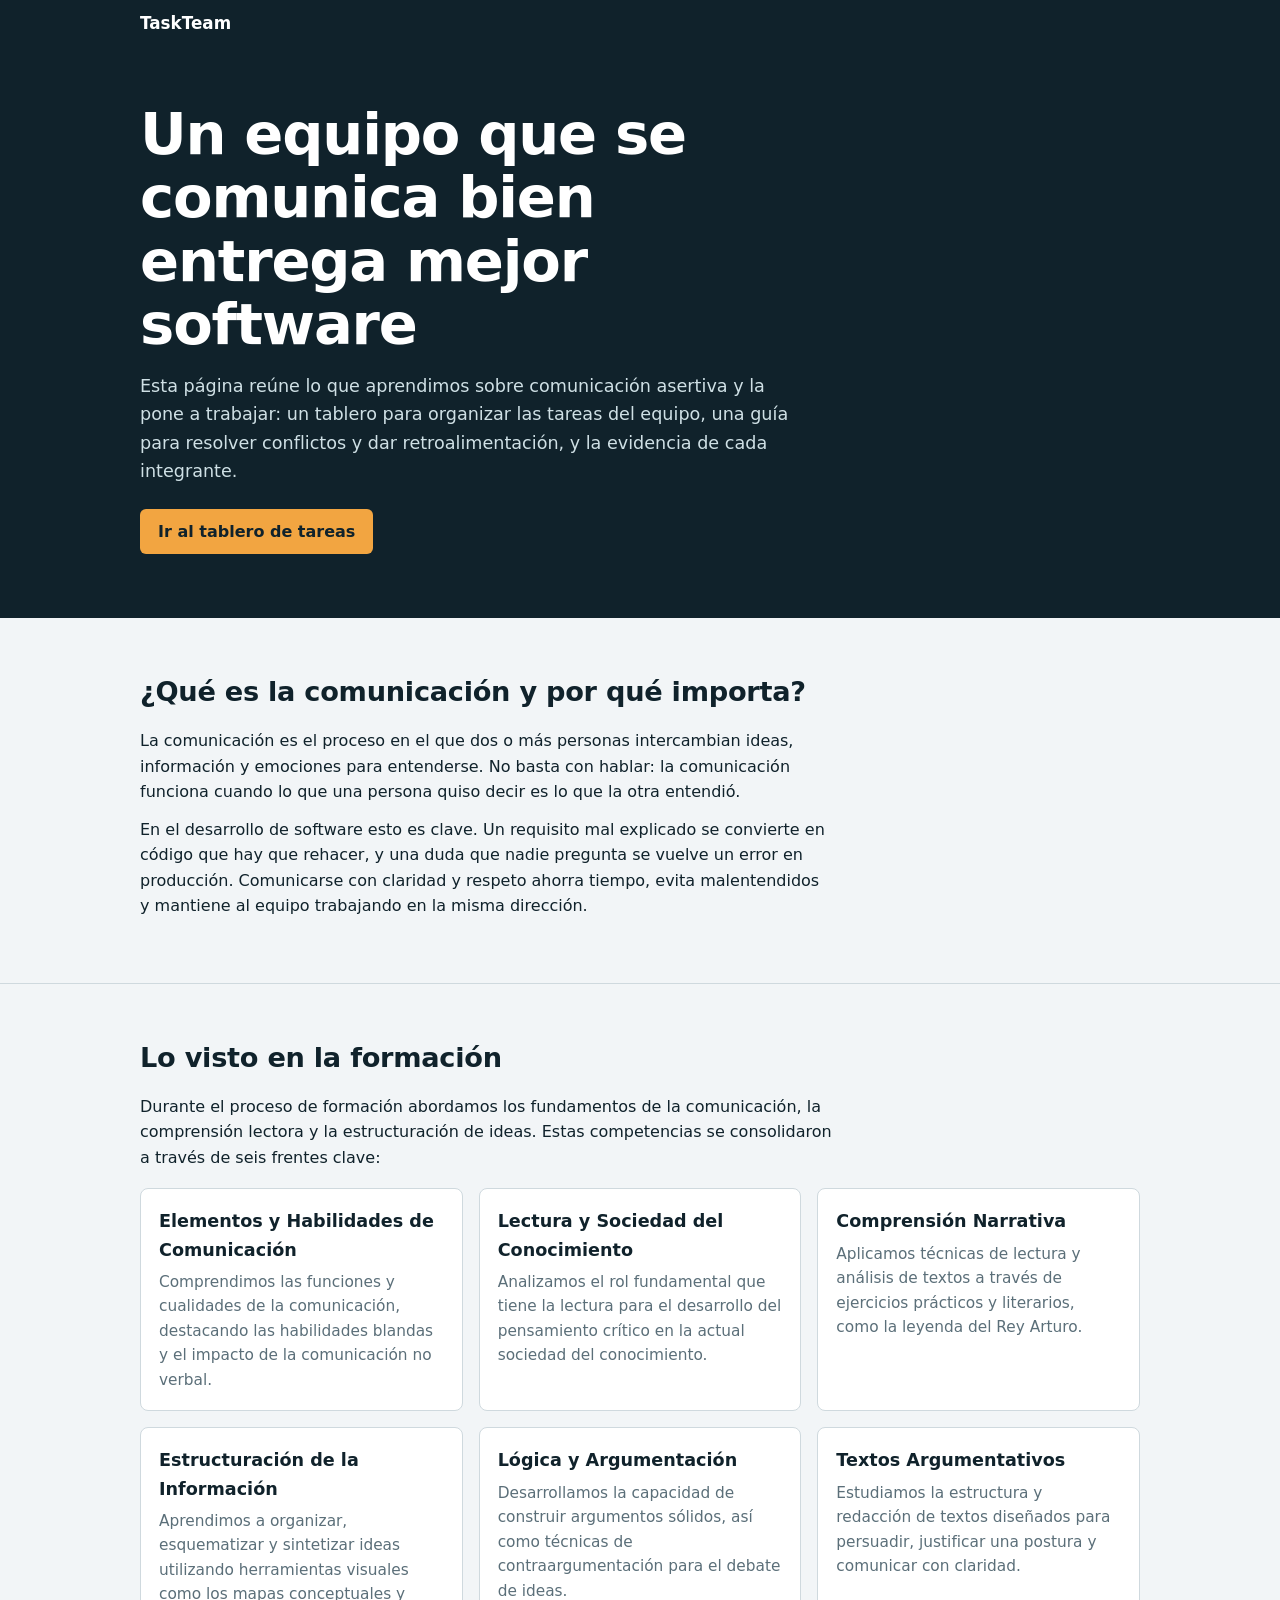
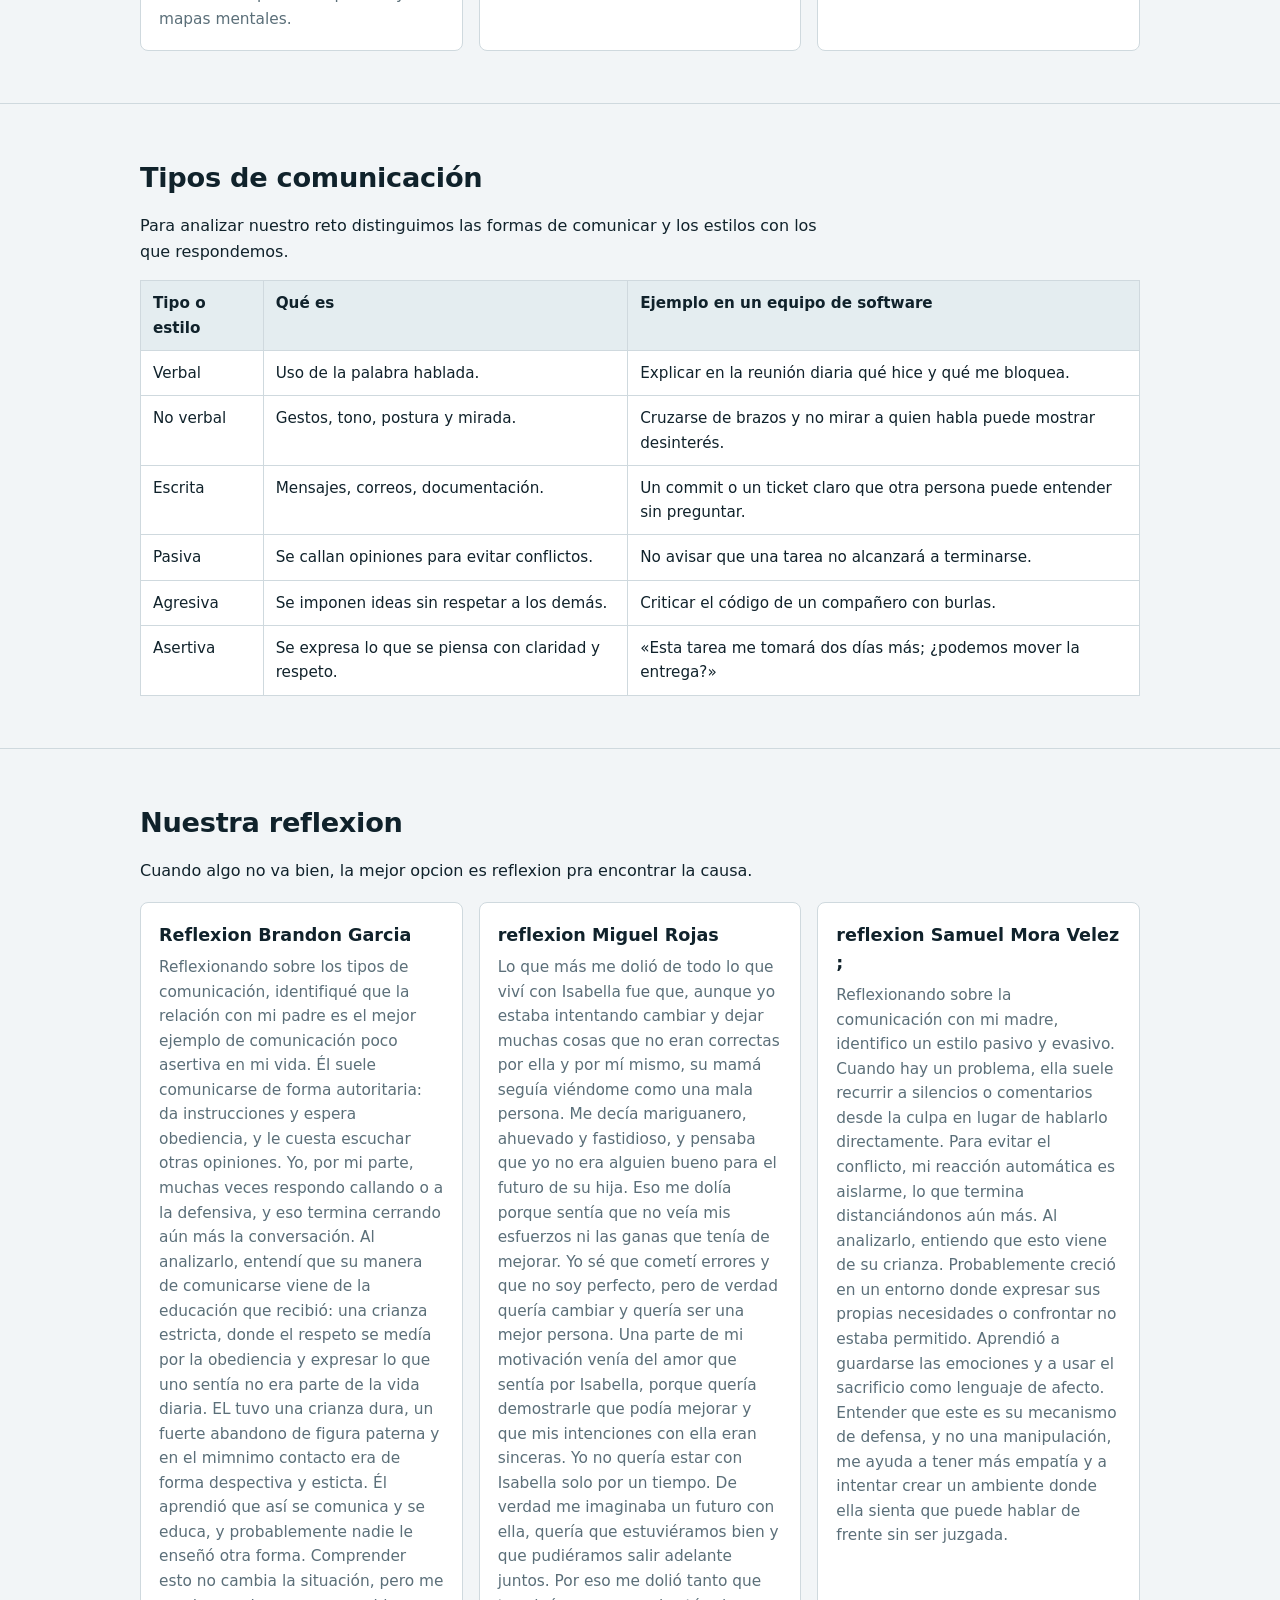
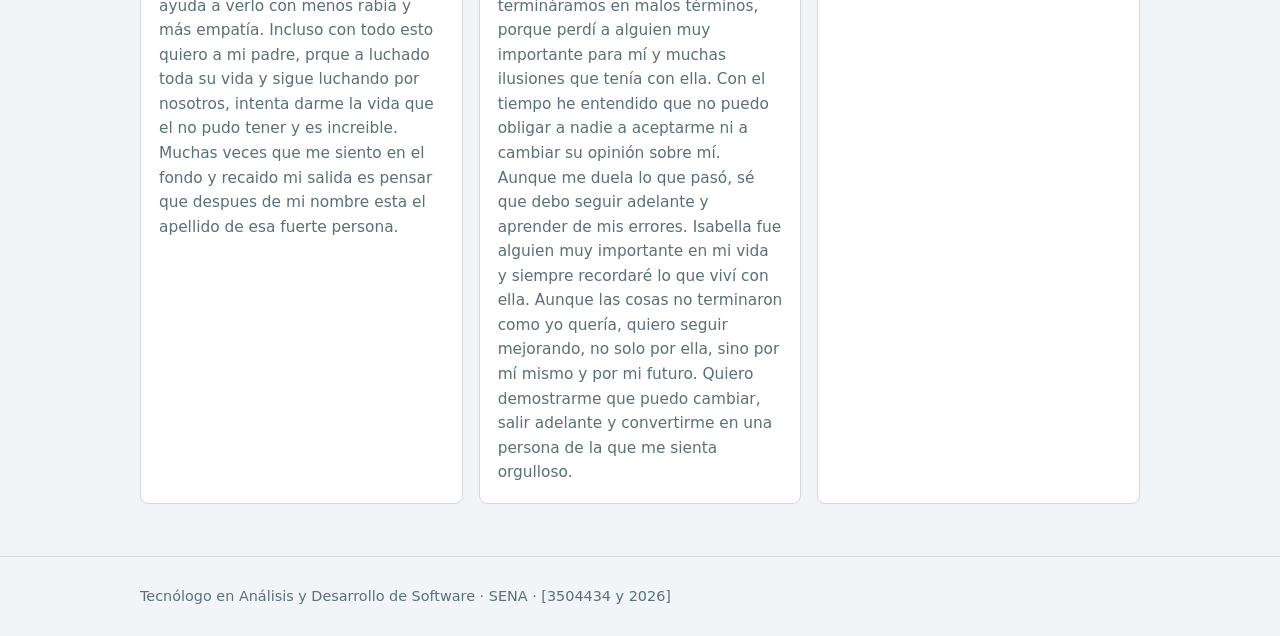
<file: index.html>
<!DOCTYPE html>
<html lang="es">

<head>
  <meta charset="UTF-8">
  <meta name="viewport" content="width=device-width, initial-scale=1">
  <title>Equipo en sintonía: comunicación asertiva en el desarrollo de software</title>
  <link rel="stylesheet" href="index.css">
</head>

<body>

  <header class="top">
    <div class="wrap">
      <b>TaskTeam</b>
      <nav aria-label="Secciones">
      </nav>
    </div>
  </header>

  <div class="hero">
    <div class="wrap">
      <h1>Un equipo que se comunica bien entrega mejor software</h1>
      <p>Esta página reúne lo que aprendimos sobre comunicación asertiva y la pone a trabajar: un tablero para organizar
        las tareas del equipo, una guía para resolver conflictos y dar retroalimentación, y la evidencia de cada
        integrante.</p>
      <a class="btn" href="/funcion/index.html">Ir al tablero de tareas</a>
    </div>
  </div>

  <main>

    <section id="introduccion">
      <div class="wrap">
        <h2>¿Qué es la comunicación y por qué importa?</h2>
        <p>La comunicación es el proceso en el que dos o más personas intercambian ideas, información y emociones para
          entenderse. No basta con hablar: la comunicación funciona cuando lo que una persona quiso decir es lo que la
          otra entendió.</p>
        <p>En el desarrollo de software esto es clave. Un requisito mal explicado se convierte en código que hay que
          rehacer, y una duda que nadie pregunta se vuelve un error en producción. Comunicarse con claridad y respeto
          ahorra tiempo, evita malentendidos y mantiene al equipo trabajando en la misma dirección.</p>
      </div>
    </section>

<section id="tematica">
      <div class="wrap">
        <h2>Lo visto en la formación</h2>
        <p>Durante el proceso de formación abordamos los fundamentos de la comunicación, la comprensión lectora y la estructuración de ideas. Estas competencias se consolidaron a través de seis frentes clave:</p>
        <div class="grid">
          <div class="tarjeta">
            <h3>Elementos y Habilidades de Comunicación</h3>
            <p>Comprendimos las funciones y cualidades de la comunicación, destacando las habilidades blandas y el impacto de la comunicación no verbal.</p>
          </div>
          <div class="tarjeta">
            <h3>Lectura y Sociedad del Conocimiento</h3>
            <p>Analizamos el rol fundamental que tiene la lectura para el desarrollo del pensamiento crítico en la actual sociedad del conocimiento.</p>
          </div>
          <div class="tarjeta">
            <h3>Comprensión Narrativa</h3>
            <p>Aplicamos técnicas de lectura y análisis de textos a través de ejercicios prácticos y literarios, como la leyenda del Rey Arturo.</p>
          </div>
          <div class="tarjeta">
            <h3>Estructuración de la Información</h3>
            <p>Aprendimos a organizar, esquematizar y sintetizar ideas utilizando herramientas visuales como los mapas conceptuales y mapas mentales.</p>
          </div>
          <div class="tarjeta">
            <h3>Lógica y Argumentación</h3>
            <p>Desarrollamos la capacidad de construir argumentos sólidos, así como técnicas de contraargumentación para el debate de ideas.</p>
          </div>
          <div class="tarjeta">
            <h3>Textos Argumentativos</h3>
            <p>Estudiamos la estructura y redacción de textos diseñados para persuadir, justificar una postura y comunicar con claridad.</p>
          </div>
        </div>
      </div>
    </section>

    
    <section id="tipos">
      <div class="wrap">
        <h2>Tipos de comunicación</h2>
        <p>Para analizar nuestro reto distinguimos las formas de comunicar y los estilos con los que respondemos.</p>
        <div class="scroll">
          <table>
            <thead>
              <tr>
                <th>Tipo o estilo</th>
                <th>Qué es</th>
                <th>Ejemplo en un equipo de software</th>
              </tr>
            </thead>
            <tbody>
              <tr>
                <td>Verbal</td>
                <td>Uso de la palabra hablada.</td>
                <td>Explicar en la reunión diaria qué hice y qué me bloquea.</td>
              </tr>
              <tr>
                <td>No verbal</td>
                <td>Gestos, tono, postura y mirada.</td>
                <td>Cruzarse de brazos y no mirar a quien habla puede mostrar desinterés.</td>
              </tr>
              <tr>
                <td>Escrita</td>
                <td>Mensajes, correos, documentación.</td>
                <td>Un commit o un ticket claro que otra persona puede entender sin preguntar.</td>
              </tr>
              <tr>
                <td>Pasiva</td>
                <td>Se callan opiniones para evitar conflictos.</td>
                <td>No avisar que una tarea no alcanzará a terminarse.</td>
              </tr>
              <tr>
                <td>Agresiva</td>
                <td>Se imponen ideas sin respetar a los demás.</td>
                <td>Criticar el código de un compañero con burlas.</td>
              </tr>
              <tr>
                <td>Asertiva</td>
                <td>Se expresa lo que se piensa con claridad y respeto.</td>
                <td>«Esta tarea me tomará dos días más; ¿podemos mover la entrega?»</td>
              </tr>
            </tbody>
          </table>
        </div>
      </div>
    </section>

    <section id="conflictos">
      <div class="wrap">
        <h2>Nuestra reflexion</h2>
        <p>Cuando algo no va bien, la mejor opcion es reflexion pra encontrar la causa.</p>
        <div class="grid">
          <div class="tarjeta">
            <h3>Reflexion Brandon Garcia</h3>
            <p>Reflexionando sobre los tipos de comunicación, identifiqué que la relación con mi padre es el mejor ejemplo de
              comunicación poco asertiva en mi vida. Él suele comunicarse de forma autoritaria: da instrucciones y espera
              obediencia,
              y le cuesta escuchar otras opiniones. Yo, por mi parte, muchas veces respondo callando o a la defensiva, y eso termina
              cerrando aún más la conversación.
            
              Al analizarlo, entendí que su manera de comunicarse viene de la educación que recibió: una crianza
              estricta, donde el respeto se medía por la obediencia y expresar lo que uno sentía no era parte de la vida diaria. EL
              tuvo una crianza dura, un fuerte abandono de figura paterna y en el mimnimo contacto era de forma despectiva y esticta.
              Él
              aprendió que así se comunica y se educa, y probablemente nadie le enseñó otra forma. Comprender esto no cambia la
              situación, pero me ayuda a verlo con menos rabia y más empatía.
              Incluso con todo esto quiero a mi padre, prque a luchado toda su vida y sigue luchando por nosotros, intenta darme la vida que el no pudo tener y es increible. Muchas veces que me siento en el fondo y recaido mi salida es pensar que despues de mi nombre esta el apellido de esa fuerte persona.</p>
          </div>
          <div class="tarjeta">
            <h3>reflexion Miguel Rojas</h3>
            <p>Lo que más me dolió de todo lo que viví con Isabella fue que, aunque yo estaba intentando cambiar y dejar muchas cosas que no eran correctas por ella y por mí mismo, su mamá seguía viéndome como una mala persona. Me decía mariguanero, ahuevado y fastidioso, y pensaba que yo no era alguien bueno para el futuro de su hija. Eso me dolía porque sentía que no veía mis esfuerzos ni las ganas que tenía de mejorar.
                Yo sé que cometí errores y que no soy perfecto, pero de verdad quería cambiar y quería ser una mejor persona. Una parte de mi motivación venía del amor que sentía por Isabella, porque quería demostrarle que podía mejorar y que mis intenciones con ella eran sinceras.
                Yo no quería estar con Isabella solo por un tiempo. De verdad me imaginaba un futuro con ella, quería que estuviéramos bien y que pudiéramos salir adelante juntos. Por eso me dolió tanto que termináramos en malos términos, porque perdí a alguien muy importante para mí y muchas ilusiones que tenía con ella.
                Con el tiempo he entendido que no puedo obligar a nadie a aceptarme ni a cambiar su opinión sobre mí. Aunque me duela lo que pasó, sé que debo seguir adelante y aprender de mis errores.
                Isabella fue alguien muy importante en mi vida y siempre recordaré lo que viví con ella. Aunque las cosas no terminaron como yo quería, quiero seguir mejorando, no solo por ella, sino por mí mismo y por mi futuro. Quiero demostrarme que puedo cambiar, salir adelante y convertirme en una persona de la que me sienta orgulloso.</p>
          </div>
          <div class="tarjeta">
            <h3>reflexion Samuel Mora Velez ; </h3>
            <p>Reflexionando sobre la comunicación con mi madre, identifico un estilo pasivo y evasivo. Cuando hay un problema, ella suele recurrir a silencios o comentarios desde la culpa en lugar de hablarlo directamente.
               Para evitar el conflicto,
               mi reacción automática es aislarme, lo que termina distanciándonos aún más.
              Al analizarlo, entiendo que esto viene de su crianza. Probablemente creció en un entorno 
              donde expresar sus propias necesidades o confrontar no estaba permitido. Aprendió a guardarse 
              las emociones y a usar el sacrificio como lenguaje de afecto. Entender que este es su mecanismo de 
              defensa, y no una manipulación, me ayuda a tener más empatía y a intentar crear un ambiente donde ella 
              sienta que puede hablar de frente sin ser juzgada.</p>
          </div>
        </div>
      </div>
    </section>

  </main>
  <footer>
    <div class="wrap">Tecnólogo en Análisis y Desarrollo de Software · SENA · [3504434 y 2026]</div>
  </footer>

  <script>
    /* ============================================================
       EDITA AQUÍ LOS DATOS DEL EQUIPO (una sola vez).
       Los nombres alimentan las tarjetas y el selector del tablero.
       ============================================================ */
    const MIEMBROS = [
      {
        nombre: "Integrante 1", rol: "Rol en el equipo",
        descripcion: "[Descripción: quién es, qué le gusta, fortalezas.]",
        evidencia: "[Enlace o descripción del trabajo realizado.]",
        reflexion: "[Qué aprendí de forma significativa en esta competencia.]"
      },
      {
        nombre: "Integrante 2", rol: "Rol en el equipo",
        descripcion: "[Descripción: quién es, qué le gusta, fortalezas.]",
        evidencia: "[Enlace o descripción del trabajo realizado.]",
        reflexion: "[Qué aprendí de forma significativa en esta competencia.]"
      },
      {
        nombre: "Integrante 3", rol: "Rol en el equipo",
        descripcion: "[Descripción: quién es, qué le gusta, fortalezas.]",
        evidencia: "[Enlace o descripción del trabajo realizado.]",
        reflexion: "[Qué aprendí de forma significativa en esta competencia.]"
      }
    ];

    /* ---------- Tarjetas de integrantes ---------- */
    const cont = document.getElementById("miembros");
    MIEMBROS.forEach(m => {
      const art = document.createElement("article");
      art.className = "tarjeta";
      const av = document.createElement("div");
      av.className = "avatar";
      av.textContent = m.nombre.trim().charAt(0).toUpperCase();
      const h = document.createElement("h3"); h.textContent = m.nombre;
      const rol = document.createElement("p"); rol.textContent = m.rol; rol.style.fontWeight = "600";
      const desc = document.createElement("p"); desc.textContent = m.descripcion; desc.style.marginTop = "6px";
      art.append(av, h, rol, desc);
      [["Evidencia de su trabajo", m.evidencia], ["Mi reflexión del trimestre", m.reflexion]].forEach(([t, txt]) => {
        const d = document.createElement("details");
        const s = document.createElement("summary"); s.textContent = t;
        const p = document.createElement("p"); p.textContent = txt; p.style.marginTop = "6px";
        d.append(s, p); art.append(d);
      });
      cont.append(art);
    });

    /* ---------- Tablero de tareas ---------- */
    const COLUMNAS = ["Por hacer", "En curso", "Hecho"];
    const sel = document.getElementById("responsable");
    MIEMBROS.forEach(m => { const o = document.createElement("option"); o.textContent = m.nombre; sel.append(o); });

    let tareas = [];
    try { tareas = JSON.parse(localStorage.getItem("tareas-equipo") || "[]"); } catch (e) { tareas = []; }
    if (!Array.isArray(tareas)) tareas = [];
    if (!tareas.length) {
      tareas = [
        { id: 1, titulo: "Acordar las reglas de comunicación del equipo", resp: MIEMBROS[0].nombre, col: 0 },
        { id: 2, titulo: "Redactar la reflexión sobre tipos de comunicación", resp: MIEMBROS[1 % MIEMBROS.length].nombre, col: 1 }
      ];
    }
    function guardar() { try { localStorage.setItem("tareas-equipo", JSON.stringify(tareas)); } catch (e) { } }

    function dibujar() {
      const tab = document.getElementById("tablero");
      tab.textContent = "";
      COLUMNAS.forEach((nombre, i) => {
        const col = document.createElement("div"); col.className = "col";
        const lista = tareas.filter(t => t.col === i);
        const h = document.createElement("h3");
        h.append(nombre);
        const n = document.createElement("span"); n.textContent = lista.length; h.append(n);
        col.append(h);
        if (!lista.length) { const v = document.createElement("p"); v.className = "vacio"; v.textContent = "Sin tareas. Agrega una arriba."; col.append(v); }
        lista.forEach(t => {
          const c = document.createElement("div"); c.className = "tarea";
          const s = document.createElement("strong"); s.textContent = t.titulo;
          const r = document.createElement("small"); r.textContent = "Responsable: " + t.resp;
          const a = document.createElement("div"); a.className = "acciones";
          if (i > 0) a.append(boton("← Atrás", () => mover(t.id, -1)));
          if (i < COLUMNAS.length - 1) a.append(boton("Avanzar →", () => mover(t.id, 1)));
          a.append(boton("Eliminar", () => { tareas = tareas.filter(x => x.id !== t.id); guardar(); dibujar(); }));
          c.append(s, r, a); col.append(c);
        });
        tab.append(col);
      });
    }
    function boton(txt, fn) { const b = document.createElement("button"); b.type = "button"; b.textContent = txt; b.onclick = fn; return b; }
    function mover(id, d) { const t = tareas.find(x => x.id === id); if (t) { t.col += d; guardar(); dibujar(); } }

    document.getElementById("formTarea").addEventListener("submit", e => {
      e.preventDefault();
      const inp = document.getElementById("titulo");
      const titulo = inp.value.trim();
      if (!titulo) return;
      tareas.push({ id: Date.now(), titulo, resp: sel.value, col: 0 });
      inp.value = ""; guardar(); dibujar();
    });
    dibujar();
  </script>
</body>

</html>
</file>
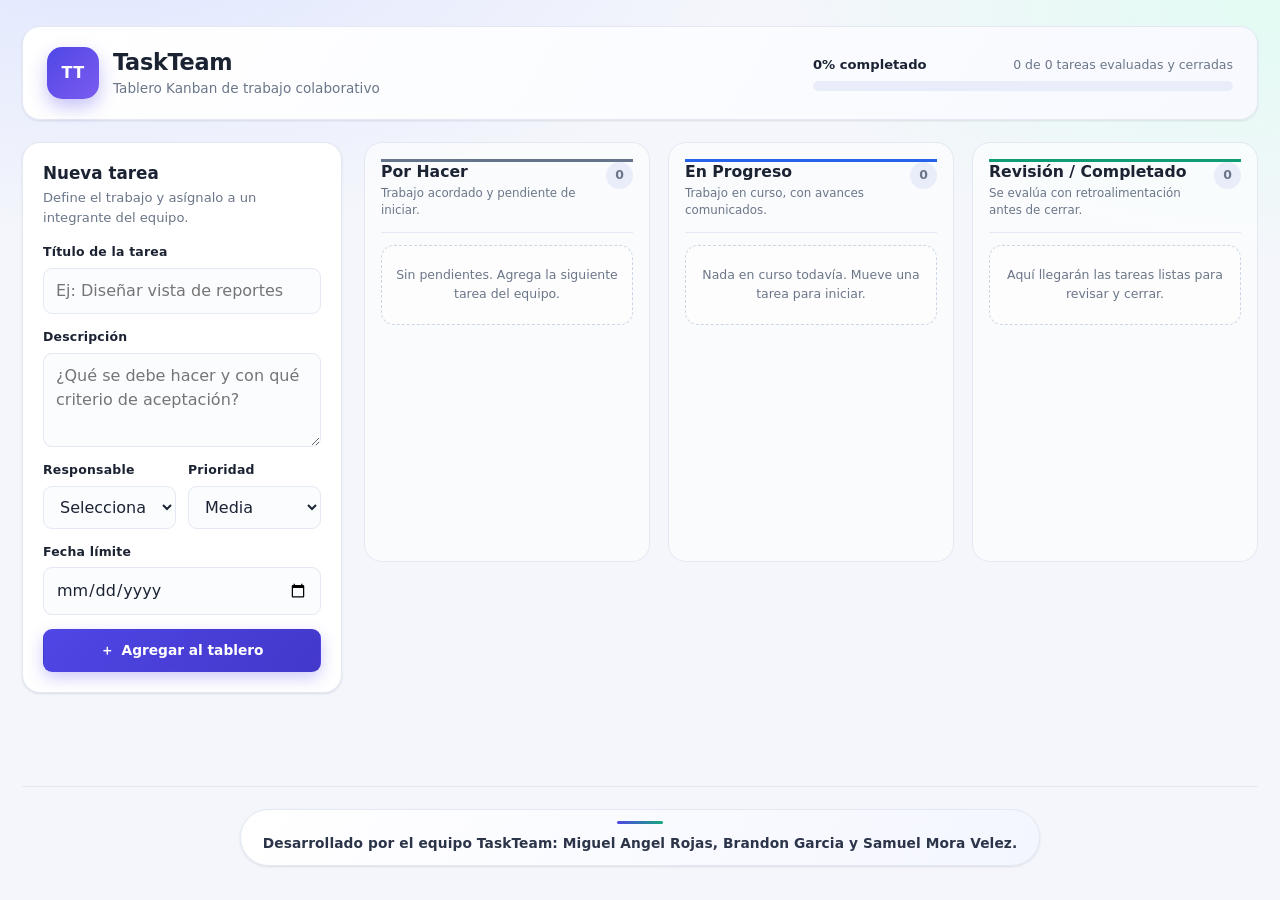
<file: funcion/index.html>
<!DOCTYPE html>
<html lang="es">
<head>
  <meta charset="UTF-8" />
  <meta name="viewport" content="width=device-width, initial-scale=1.0" />
  <title>TaskTeam | Gestión colaborativa de proyectos</title>
  <meta name="description" content="TaskTeam: tablero Kanban colaborativo para gestionar tareas, comunicar avances y dar retroalimentación constructiva." />
  <!-- Hoja de estilos propia: se eligió CSS nativo (sin CDN) para que la app funcione offline y con control total del diseño -->
  <link rel="stylesheet" href="style.css" />
</head>
<body>
  <div class="app">

    <!-- ============================ ENCABEZADO ============================
         Muestra la identidad del equipo y un resumen de avance del proyecto.
         El resumen visibiliza el progreso de TODOS, lo que fomenta la
         transparencia y el sentido de equipo. -->
    <header class="app-header">
      <div class="brand">
        <div class="brand__logo" aria-hidden="true">TT</div>
        <div>
          <h1 class="brand__title">TaskTeam</h1>
          <p class="brand__subtitle">Tablero Kanban de trabajo colaborativo</p>
        </div>
      </div>

      <div class="progress-block">
        <div class="progress-block__meta">
          <span id="progressLabel">0% completado</span>
          <span id="progressCount" class="muted">0 de 0 tareas</span>
        </div>
        <div class="progress-bar" role="progressbar" aria-labelledby="progressLabel" aria-valuemin="0" aria-valuemax="100" aria-valuenow="0" id="progressBar">
          <div class="progress-bar__fill" id="progressFill" style="width:0%"></div>
        </div>
      </div>
    </header>

    <main class="layout">

      <!-- ======================= FORMULARIO DE NUEVA TAREA =======================
           Punto único de entrada de trabajo: cada tarea nace con un responsable
           explícito y una fecha límite. Asignar dueño evita la ambigüedad de
           "alguien lo hará" y es la base de la responsabilidad compartida. -->
      <section class="panel panel--form" aria-labelledby="formTitle">
        <h2 id="formTitle" class="panel__title">Nueva tarea</h2>
        <p class="panel__hint">Define el trabajo y asígnalo a un integrante del equipo.</p>

        <form id="taskForm" class="form" novalidate>
          <div class="field">
            <label for="taskTitle">Título de la tarea</label>
            <input type="text" id="taskTitle" name="titulo" maxlength="90" placeholder="Ej: Diseñar vista de reportes" required />
          </div>

          <div class="field">
            <label for="taskDesc">Descripción</label>
            <textarea id="taskDesc" name="descripcion" rows="3" maxlength="280" placeholder="¿Qué se debe hacer y con qué criterio de aceptación?"></textarea>
          </div>

          <div class="field-row">
            <div class="field">
              <label for="taskAssignee">Responsable</label>
              <select id="taskAssignee" name="responsable" required>
                <option value="" selected disabled>Selecciona un integrante</option>
                <option value="Miguel Angel Rojas">Miguel Angel Rojas</option>
                <option value="Brandon Garcia">Brandon Garcia</option>
                <option value="Samuel Mora Velez">Samuel Mora Velez</option>
                <option value="Equipo TaskTeam">Equipo TaskTeam (todos)</option>
              </select>
            </div>

            <div class="field">
              <label for="taskPriority">Prioridad</label>
              <select id="taskPriority" name="prioridad">
                <option value="Baja">Baja</option>
                <option value="Media" selected>Media</option>
                <option value="Alta">Alta</option>
              </select>
            </div>
          </div>

          <div class="field">
            <label for="taskDue">Fecha límite</label>
            <input type="date" id="taskDue" name="fechaLimite" />
          </div>

          <button type="submit" class="btn btn--primary btn--block">
            <span aria-hidden="true">＋</span> Agregar al tablero
          </button>
        </form>
      </section>

      <!-- ============================== TABLERO KANBAN ==============================
           Tres columnas que representan el flujo acordado por el equipo:
           Por Hacer -> En Progreso -> Revisión/Completado.
           Ver el estado real del trabajo reduce malentendidos y permite
           reaccionar a tiempo como equipo. -->
      <section class="board" aria-label="Tablero Kanban">

        <article class="column column--todo" data-column="todo">
          <header class="column__header">
            <div>
              <h2 class="column__title">Por Hacer</h2>
              <p class="column__desc">Trabajo acordado y pendiente de iniciar.</p>
            </div>
            <span class="column__count" id="count-todo" aria-label="Tareas en Por Hacer">0</span>
          </header>
          <div class="column__body" id="list-todo" data-dropzone="todo" role="list" aria-label="Tareas por hacer"></div>
        </article>

        <article class="column column--progress" data-column="progress">
          <header class="column__header">
            <div>
              <h2 class="column__title">En Progreso</h2>
              <p class="column__desc">Trabajo en curso, con avances comunicados.</p>
            </div>
            <span class="column__count" id="count-progress" aria-label="Tareas en progreso">0</span>
          </header>
          <div class="column__body" id="list-progress" data-dropzone="progress" role="list" aria-label="Tareas en progreso"></div>
        </article>

        <article class="column column--review" data-column="review">
          <header class="column__header">
            <div>
              <h2 class="column__title">Revisión / Completado</h2>
              <p class="column__desc">Se evalúa con retroalimentación antes de cerrar.</p>
            </div>
            <span class="column__count" id="count-review" aria-label="Tareas en revisión">0</span>
          </header>
          <div class="column__body" id="list-review" data-dropzone="review" role="list" aria-label="Tareas en revisión o completadas"></div>
        </article>

      </section>
    </main>

    <!-- ============================== CRÉDITOS OBLIGATORIOS ============================== -->
    <footer class="app-footer">
      <p class="credits">
        Desarrollado por el equipo TaskTeam: Miguel Angel Rojas, Brandon Garcia y Samuel Mora Velez.
      </p>
    </footer>
  </div>

  <!-- ============================== MODAL: COMENTARIOS ==============================
       Espacio de comunicación asertiva: cada comentario queda registrado junto a
       la tarea, con autor y fecha, para que el diálogo sea claro y trazable. -->
  <div class="modal" id="commentModal" role="dialog" aria-modal="true" aria-labelledby="commentModalTitle" hidden>
    <div class="modal__backdrop" data-close-modal></div>
    <div class="modal__card">
      <header class="modal__header">
        <div>
          <p class="modal__eyebrow">Comunicación asertiva</p>
          <h3 id="commentModalTitle">Comentarios de la tarea</h3>
        </div>
        <button type="button" class="icon-btn" data-close-modal aria-label="Cerrar ventana de comentarios">✕</button>
      </header>

      <p class="modal__task" id="commentTaskTitle">—</p>

      <h4 class="modal__subtitle">Historial</h4>
      <ul class="comment-list" id="commentList" aria-live="polite"></ul>

      <form id="commentForm" class="form">
        <div class="field">
          <label for="commentAuthor">Quién comenta</label>
          <select id="commentAuthor" required>
            <option value="Miguel Angel Rojas">Miguel Angel Rojas</option>
            <option value="Brandon Garcia">Brandon Garcia</option>
            <option value="Samuel Mora Velez">Samuel Mora Velez</option>
          </select>
        </div>
        <div class="field">
          <label for="commentText">Comentario</label>
          <textarea id="commentText" rows="3" maxlength="400" placeholder="Comparte avances, dudas o bloqueos de forma concreta y respetuosa." required></textarea>
        </div>
        <button type="submit" class="btn btn--primary btn--block">Publicar comentario</button>
      </form>
    </div>
  </div>

  <!-- ============================== MODAL: EVALUACIÓN ==============================
       Retroalimentación constructiva: antes de cerrar una tarea el equipo deja
       una nota con logros y oportunidades de mejora. Convierte la revisión en
       aprendizaje y previene conflictos por expectativas no dichas. -->
  <div class="modal" id="reviewModal" role="dialog" aria-modal="true" aria-labelledby="reviewModalTitle" hidden>
    <div class="modal__backdrop" data-close-modal></div>
    <div class="modal__card">
      <header class="modal__header">
        <div>
          <p class="modal__eyebrow">Retroalimentación constructiva</p>
          <h3 id="reviewModalTitle">Evaluar tarea</h3>
        </div>
        <button type="button" class="icon-btn" data-close-modal aria-label="Cerrar ventana de evaluación">✕</button>
      </header>

      <p class="modal__task" id="reviewTaskTitle">—</p>

      <div class="tip">
        <strong>Cómo dar buen feedback:</strong>
        <ul>
          <li>Describe hechos concretos, no juicios sobre la persona.</li>
          <li>Reconoce lo que funcionó bien.</li>
          <li>Propón un ajuste o próximo paso alcanzable.</li>
        </ul>
      </div>

      <form id="reviewForm" class="form">
        <div class="field">
          <label for="reviewAuthor">Quién evalúa</label>
          <select id="reviewAuthor" required>
            <option value="Miguel Angel Rojas">Miguel Angel Rojas</option>
            <option value="Brandon Garcia">Brandon Garcia</option>
            <option value="Samuel Mora Velez">Samuel Mora Velez</option>
          </select>
        </div>
        <div class="field">
          <label for="reviewText">Nota de retroalimentación</label>
          <textarea id="reviewText" rows="4" maxlength="500" placeholder="Ej: La entrega cumple el criterio acordado. Sugerencia: documentar los pasos para que el equipo pueda replicarlo." required></textarea>
        </div>
        <button type="submit" class="btn btn--primary btn--block">Guardar evaluación y cerrar tarea</button>
      </form>
    </div>
  </div>

  <!-- Confirmación de eliminación (acción destructiva) -->
  <div class="modal" id="confirmModal" role="dialog" aria-modal="true" aria-labelledby="confirmTitle" hidden>
    <div class="modal__backdrop" data-close-modal></div>
    <div class="modal__card modal__card--compact">
      <h3 id="confirmTitle">Eliminar tarea</h3>
      <p class="modal__task" id="confirmText">Esta acción no se puede deshacer.</p>
      <div class="modal__actions">
        <button type="button" class="btn btn--ghost" data-close-modal>Cancelar</button>
        <button type="button" class="btn btn--danger" id="confirmDelete">Eliminar</button>
      </div>
    </div>
  </div>

  <!-- Contenedor de avisos breves (feedback del sistema al usuario) -->
  <div class="toasts" id="toasts" aria-live="polite" aria-atomic="true"></div>

  <script src="script.js"></script>
</body>
</html>
</file>
<file: index.css>
:root{
  --tinta:#10222b; --papel:#f2f5f7; --blanco:#fff; --verde:#0e7c86; --verde-osc:#0a5961;
  --ambar:#f2a541; --linea:#cfd9de; --suave:#5b6f79;
  --fuente:"Segoe UI",system-ui,-apple-system,Roboto,Arial,sans-serif;
}
*{box-sizing:border-box}
html{scroll-behavior:smooth}
@media (prefers-reduced-motion:reduce){html{scroll-behavior:auto}*{transition:none!important}}
body{margin:0;font-family:var(--fuente);color:var(--tinta);background:var(--papel);line-height:1.6}
a{color:var(--verde-osc)}
:focus-visible{outline:3px solid var(--ambar);outline-offset:2px}
.wrap{max-width:1040px;margin:0 auto;padding:0 20px}
header.top{background:var(--tinta);color:#fff;position:sticky;top:0;z-index:5}
header.top .wrap{display:flex;flex-wrap:wrap;gap:6px 20px;align-items:center;justify-content:space-between;padding-top:10px;padding-bottom:10px}
header.top b{font-size:1.05rem}
nav a{color:#d8e6ea;text-decoration:none;margin-right:14px;font-size:.92rem}
nav a:hover{color:var(--ambar)}
.hero{background:var(--tinta);color:#fff;padding:56px 0 64px}
.hero h1{font-size:clamp(2rem,5.5vw,3.6rem);line-height:1.1;margin:0 0 16px;max-width:16ch;letter-spacing:-.02em}
.hero p{max-width:60ch;font-size:1.1rem;color:#cfe0e5;margin:0 0 24px}
.btn{display:inline-block;background:var(--ambar);color:var(--tinta);font-weight:700;border:0;border-radius:6px;padding:10px 18px;text-decoration:none;cursor:pointer;font:inherit;font-weight:700}
.btn:hover{background:#ffb95c}
section{padding:52px 0;border-bottom:1px solid var(--linea)}
h2{font-size:1.7rem;margin:0 0 14px;letter-spacing:-.01em}
h3{font-size:1.1rem;margin:0 0 6px}
p{max-width:68ch;margin:0 0 12px}
.pendiente{background:#fff6e0;border-left:4px solid var(--ambar);padding:10px 14px;border-radius:0 6px 6px 0;color:#5a4310}
.grid{display:grid;gap:16px;grid-template-columns:repeat(auto-fit,minmax(260px,1fr));margin-top:18px}
.tarjeta{background:var(--blanco);border:1px solid var(--linea);border-radius:8px;padding:18px}
.tarjeta p{margin:0;color:var(--suave);font-size:.96rem}
.scroll{overflow-x:auto;margin-top:16px}
table{border-collapse:collapse;width:100%;min-width:560px;background:var(--blanco)}
th,td{border:1px solid var(--linea);padding:10px 12px;text-align:left;vertical-align:top;font-size:.95rem}
th{background:#e4edf0}
/* Tablero */
.form-tarea{display:flex;flex-wrap:wrap;gap:10px;margin:16px 0 22px}
.form-tarea input,.form-tarea select{font:inherit;padding:9px 11px;border:1px solid #9fb2ba;border-radius:6px;background:#fff;min-width:0}
.form-tarea input{flex:1 1 240px}
.tablero{display:grid;gap:16px;grid-template-columns:repeat(auto-fit,minmax(250px,1fr))}
.col{background:#e4edf0;border-radius:8px;padding:12px;min-height:140px}
.col h3{display:flex;justify-content:space-between}
.col h3 span{background:var(--tinta);color:#fff;border-radius:99px;padding:0 9px;font-size:.85rem}
.tarea{background:#fff;border:1px solid var(--linea);border-radius:6px;padding:10px 12px;margin-top:10px}
.tarea strong{display:block;word-break:break-word}
.tarea small{color:var(--suave)}
.acciones{display:flex;gap:6px;margin-top:8px}
.acciones button{font:inherit;font-size:.85rem;border:1px solid #9fb2ba;background:#fff;border-radius:5px;padding:3px 9px;cursor:pointer}
.acciones button:hover{background:var(--tinta);color:#fff}
.vacio{color:var(--suave);font-size:.92rem;margin:10px 0 0}
/* Equipo */
details{margin-top:10px;border-top:1px solid var(--linea);padding-top:8px}
summary{cursor:pointer;font-weight:600;color:var(--verde-osc)}
.avatar{width:52px;height:52px;border-radius:50%;background:var(--verde);color:#fff;display:grid;place-items:center;font-weight:700;font-size:1.2rem;margin-bottom:10px}
footer{padding:28px 0;color:var(--suave);font-size:.9rem}
</file>
<file: funcion/style.css>
/* =============================================================================
   TaskTeam · style.css
   Diseño limpio y profesional para un tablero Kanban colaborativo.
   Estructura: 1) Tokens  2) Base  3) Encabezado  4) Formulario
               5) Tablero y tarjetas  6) Modales  7) Toasts  8) Footer  9) Responsive
   ============================================================================= */

/* ---------------------------------- 1. TOKENS --------------------------------- */
:root {
  --bg: #f4f6fb;
  --bg-accent: #e9edf9;
  --surface: #ffffff;
  --border: #e3e8f2;
  --text: #1b2333;
  --muted: #6b7688;

  --brand: #4f46e5;
  --brand-dark: #4338ca;
  --brand-soft: #eef0fe;

  --todo: #64748b;
  --progress: #2563eb;
  --review: #0f9d76;

  --alta: #e5484d;
  --media: #e8930c;
  --baja: #4d9a4d;

  --radius-lg: 18px;
  --radius-md: 13px;
  --radius-sm: 9px;

  --shadow-sm: 0 1px 2px rgba(24, 35, 61, .06), 0 1px 3px rgba(24, 35, 61, .05);
  --shadow-md: 0 8px 22px rgba(24, 35, 61, .09);
  --shadow-lg: 0 24px 60px rgba(18, 26, 45, .22);

  --font: "Segoe UI", system-ui, -apple-system, "Helvetica Neue", Arial, sans-serif;
}

/* ---------------------------------- 2. BASE ---------------------------------- */
* { box-sizing: border-box; }

html, body { margin: 0; padding: 0; }

body {
  font-family: var(--font);
  color: var(--text);
  background:
    radial-gradient(1100px 520px at 8% -8%, #dfe6ff 0%, transparent 60%),
    radial-gradient(900px 480px at 100% 0%, #e2fbf3 0%, transparent 55%),
    var(--bg);
  min-height: 100vh;
  line-height: 1.5;
  -webkit-font-smoothing: antialiased;
}

h1, h2, h3, h4 { margin: 0; line-height: 1.25; }

button, input, select, textarea { font: inherit; color: inherit; }

.muted { color: var(--muted); }

.app {
  max-width: 1320px;
  margin: 0 auto;
  padding: 26px 22px 34px;
  display: flex;
  flex-direction: column;
  min-height: 100vh;
}

/* -------------------------------- 3. ENCABEZADO ------------------------------- */
.app-header {
  display: flex;
  align-items: center;
  justify-content: space-between;
  gap: 26px;
  flex-wrap: wrap;
  background: linear-gradient(120deg, #ffffff 0%, #f7f9ff 100%);
  border: 1px solid var(--border);
  border-radius: var(--radius-lg);
  padding: 20px 24px;
  box-shadow: var(--shadow-sm);
}

.brand { display: flex; align-items: center; gap: 14px; }

.brand__logo {
  width: 52px; height: 52px;
  display: grid; place-items: center;
  border-radius: 15px;
  background: linear-gradient(135deg, var(--brand) 0%, #7c5cf0 100%);
  color: #fff;
  font-weight: 700;
  letter-spacing: .5px;
  box-shadow: 0 8px 18px rgba(79, 70, 229, .32);
}

.brand__title { font-size: 1.4rem; letter-spacing: -.3px; }
.brand__subtitle { margin: 2px 0 0; font-size: .85rem; color: var(--muted); }

.progress-block { min-width: 280px; flex: 1 1 280px; max-width: 420px; }

.progress-block__meta {
  display: flex;
  justify-content: space-between;
  align-items: baseline;
  gap: 10px;
  font-size: .82rem;
  font-weight: 600;
  margin-bottom: 7px;
}

.progress-block__meta .muted { font-weight: 500; font-size: .78rem; }

.progress-bar {
  height: 10px;
  border-radius: 99px;
  background: var(--bg-accent);
  overflow: hidden;
}

.progress-bar__fill {
  height: 100%;
  border-radius: 99px;
  background: linear-gradient(90deg, var(--brand) 0%, #16a97f 100%);
  transition: width .45s cubic-bezier(.3, .7, .3, 1);
}

/* --------------------------------- 4. LAYOUT --------------------------------- */
.layout {
  display: grid;
  grid-template-columns: 320px 1fr;
  gap: 22px;
  margin-top: 22px;
  align-items: start;
  flex: 1;
}

/* ------------------------------- 4b. FORMULARIO ------------------------------ */
.panel {
  background: var(--surface);
  border: 1px solid var(--border);
  border-radius: var(--radius-lg);
  padding: 20px;
  box-shadow: var(--shadow-sm);
}

.panel--form { position: sticky; top: 22px; }

.panel__title { font-size: 1.05rem; }
.panel__hint { margin: 4px 0 16px; font-size: .82rem; color: var(--muted); }

.form { display: flex; flex-direction: column; gap: 14px; }

.field { display: flex; flex-direction: column; gap: 6px; flex: 1; min-width: 0; }

.field-row { display: flex; gap: 12px; }

.field label { font-size: .78rem; font-weight: 600; letter-spacing: .2px; }

.field input,
.field select,
.field textarea {
  width: 100%;
  padding: 10px 12px;
  border: 1px solid var(--border);
  border-radius: var(--radius-sm);
  background: #fbfcfe;
  transition: border-color .18s, box-shadow .18s, background .18s;
  resize: vertical;
}

.field input:focus,
.field select:focus,
.field textarea:focus {
  outline: none;
  background: #fff;
  border-color: var(--brand);
  box-shadow: 0 0 0 4px rgba(79, 70, 229, .13);
}

.field input:invalid:not(:placeholder-shown) { border-color: var(--alta); }

/* --------------------------------- 4c. BOTONES ------------------------------- */
.btn {
  display: inline-flex;
  align-items: center;
  justify-content: center;
  gap: 7px;
  border: 1px solid transparent;
  border-radius: var(--radius-sm);
  padding: 10px 15px;
  font-size: .86rem;
  font-weight: 600;
  cursor: pointer;
  transition: transform .12s, background .18s, box-shadow .18s, color .18s, border-color .18s;
}

.btn:active { transform: translateY(1px); }

.btn--block { width: 100%; }

.btn--primary {
  background: linear-gradient(135deg, var(--brand) 0%, var(--brand-dark) 100%);
  color: #fff;
  box-shadow: 0 6px 16px rgba(79, 70, 229, .28);
}
.btn--primary:hover { box-shadow: 0 9px 22px rgba(79, 70, 229, .36); }

.btn--ghost {
  background: #fff;
  border-color: var(--border);
  color: var(--muted);
}
.btn--ghost:hover { color: var(--text); border-color: #c9d2e4; background: #f7f9ff; }

.btn--danger { background: var(--alta); color: #fff; }
.btn--danger:hover { background: #cf3a3f; }

.icon-btn {
  border: 1px solid var(--border);
  background: #fff;
  width: 32px; height: 32px;
  border-radius: 9px;
  cursor: pointer;
  color: var(--muted);
  line-height: 1;
  transition: color .18s, border-color .18s, background .18s;
}
.icon-btn:hover { color: var(--text); background: #f5f7fc; }

/* ----------------------------- 5. TABLERO KANBAN ----------------------------- */
.board {
  display: grid;
  grid-template-columns: repeat(3, minmax(0, 1fr));
  gap: 18px;
}

.column {
  background: rgba(255, 255, 255, .62);
  border: 1px solid var(--border);
  border-radius: var(--radius-lg);
  padding: 16px;
  display: flex;
  flex-direction: column;
  min-height: 420px;
  transition: background .2s, border-color .2s;
}

/* Zona resaltada mientras se arrastra una tarjeta: guía visual para el equipo */
.column.is-drop-target {
  background: var(--brand-soft);
  border-color: var(--brand);
  border-style: dashed;
}

.column__header {
  display: flex;
  align-items: flex-start;
  justify-content: space-between;
  gap: 10px;
  padding-bottom: 12px;
  margin-bottom: 12px;
  border-bottom: 1px solid var(--border);
  border-top: 3px solid transparent;
}

.column--todo    .column__header { border-top-color: var(--todo); }
.column--progress .column__header { border-top-color: var(--progress); }
.column--review  .column__header { border-top-color: var(--review); }

.column__title { font-size: .98rem; }
.column__desc { margin: 3px 0 0; font-size: .74rem; color: var(--muted); max-width: 26ch; }

.column__count {
  min-width: 27px;
  height: 27px;
  padding: 0 8px;
  display: grid;
  place-items: center;
  border-radius: 99px;
  background: var(--bg-accent);
  color: var(--muted);
  font-size: .78rem;
  font-weight: 700;
}

.column__body {
  display: flex;
  flex-direction: column;
  gap: 12px;
  flex: 1;
}

/* --------------------------------- 5b. TARJETA ------------------------------- */
.card {
  background: var(--surface);
  border: 1px solid var(--border);
  border-left: 4px solid var(--todo);
  border-radius: var(--radius-md);
  padding: 13px;
  box-shadow: var(--shadow-sm);
  cursor: grab;
  animation: cardIn .22s ease both;
}

.card:hover { box-shadow: var(--shadow-md); transform: translateY(-1px); }
.card:active { cursor: grabbing; }

.card.is-dragging { opacity: .45; }

.card[data-priority="Alta"]  { border-left-color: var(--alta); }
.card[data-priority="Media"] { border-left-color: var(--media); }
.card[data-priority="Baja"]  { border-left-color: var(--baja); }

.card__head {
  display: flex;
  align-items: flex-start;
  justify-content: space-between;
  gap: 8px;
}

.card__title { font-size: .9rem; font-weight: 650; }

.card__desc {
  margin: 7px 0 0;
  font-size: .8rem;
  color: var(--muted);
  white-space: pre-wrap;
  word-break: break-word;
}

.card__meta {
  display: flex;
  flex-wrap: wrap;
  gap: 6px;
  margin-top: 10px;
}

.tag {
  display: inline-flex;
  align-items: center;
  gap: 4px;
  padding: 3px 8px;
  border-radius: 99px;
  background: var(--bg-accent);
  color: var(--muted);
  font-size: .7rem;
  font-weight: 600;
  white-space: nowrap;
}

.tag--owner { background: var(--brand-soft); color: var(--brand-dark); }
.tag--due.is-late { background: #fdeaea; color: var(--alta); }
.tag--priority-Alta  { background: #fdeaea; color: var(--alta); }
.tag--priority-Media { background: #fdf3e0; color: #b8730a; }
.tag--priority-Baja  { background: #e8f6ee; color: #2f7d4f; }

.card__footer {
  display: flex;
  align-items: center;
  gap: 6px;
  margin-top: 11px;
  padding-top: 10px;
  border-top: 1px dashed var(--border);
  flex-wrap: wrap;
}

/* Botones compactos dentro de la tarjeta (comentar, evaluar, mover, eliminar) */
.card-btn {
  border: 1px solid var(--border);
  background: #fff;
  border-radius: 8px;
  padding: 5px 9px;
  font-size: .72rem;
  font-weight: 600;
  color: var(--muted);
  cursor: pointer;
  transition: all .16s;
}

.card-btn:hover { color: var(--text); border-color: #c9d2e4; background: #f7f9ff; }
.card-btn--accent { color: var(--brand-dark); border-color: #d3d8fb; background: var(--brand-soft); }
.card-btn--accent:hover { background: #e3e6fd; border-color: var(--brand); }
.card-btn--review { color: #0b7f60; border-color: #c4ecdf; background: #e9faf4; }
.card-btn--review:hover { background: #d9f4ea; border-color: var(--review); }
.card-btn--danger:hover { color: var(--alta); border-color: #f6c9ca; background: #fdeaea; }

.card-btn:disabled { opacity: .45; cursor: not-allowed; }

.card__footer .spacer { flex: 1; }

/* Comentarios y evaluación visibles dentro de la tarjeta */
.card__comments {
  margin-top: 9px;
  border-top: 1px dashed var(--border);
  padding-top: 8px;
  display: flex;
  flex-direction: column;
  gap: 6px;
}

.comment {
  font-size: .76rem;
  background: #f7f9ff;
  border-radius: 9px;
  padding: 7px 9px;
}

.comment__meta {
  display: block;
  font-size: .66rem;
  color: var(--muted);
  font-weight: 700;
  text-transform: uppercase;
  letter-spacing: .3px;
  margin-bottom: 2px;
}

.feedback {
  margin-top: 9px;
  border-radius: var(--radius-sm);
  border: 1px solid #c9ecdf;
  background: #edfaf5;
  padding: 9px 10px;
  font-size: .76rem;
}

.feedback__meta {
  display: block;
  font-size: .66rem;
  font-weight: 700;
  color: #0b7f60;
  text-transform: uppercase;
  letter-spacing: .3px;
  margin-bottom: 3px;
}

/* Tarjeta evaluada/cerrada: se atenúa para diferenciar del trabajo activo */
.card.is-done { opacity: .82; border-left-color: var(--review); }
.card.is-done .card__title { text-decoration: line-through; color: var(--muted); }

/* Estado vacío de columna */
.empty {
  border: 1px dashed #ccd5e6;
  border-radius: var(--radius-md);
  padding: 20px 14px;
  text-align: center;
  font-size: .78rem;
  color: var(--muted);
  background: rgba(255, 255, 255, .5);
}

/* ---------------------------------- 6. MODALES ------------------------------- */
.modal { position: fixed; inset: 0; z-index: 60; display: grid; place-items: center; padding: 20px; }
.modal[hidden] { display: none; }

.modal__backdrop {
  position: absolute;
  inset: 0;
  background: rgba(18, 26, 45, .5);
  backdrop-filter: blur(3px);
}

.modal__card {
  position: relative;
  width: min(560px, 100%);
  max-height: 88vh;
  overflow-y: auto;
  background: var(--surface);
  border-radius: var(--radius-lg);
  padding: 22px;
  box-shadow: var(--shadow-lg);
  animation: modalIn .22s cubic-bezier(.3, .9, .35, 1) both;
}

.modal__card--compact { width: min(420px, 100%); }

.modal__header {
  display: flex;
  align-items: flex-start;
  justify-content: space-between;
  gap: 12px;
  margin-bottom: 12px;
}

.modal__eyebrow {
  margin: 0 0 2px;
  font-size: .68rem;
  font-weight: 700;
  text-transform: uppercase;
  letter-spacing: .6px;
  color: var(--brand);
}

.modal__header h3 { font-size: 1.05rem; }

.modal__task {
  margin: 0 0 14px;
  padding: 10px 12px;
  border-radius: var(--radius-sm);
  background: var(--bg-accent);
  font-size: .82rem;
  font-weight: 600;
}

.modal__subtitle {
  font-size: .72rem;
  text-transform: uppercase;
  letter-spacing: .5px;
  color: var(--muted);
  margin-bottom: 8px;
}

.modal__actions { display: flex; justify-content: flex-end; gap: 10px; margin-top: 16px; }

.tip {
  border: 1px solid #ffe0b8;
  background: #fff8ec;
  border-radius: var(--radius-sm);
  padding: 11px 13px;
  font-size: .78rem;
  margin-bottom: 14px;
}

.tip strong { display: block; margin-bottom: 5px; }
.tip ul { margin: 0; padding-left: 18px; color: #7a5a1d; }
.tip li { margin-bottom: 2px; }

.comment-list {
  list-style: none;
  margin: 0 0 16px;
  padding: 0;
  display: flex;
  flex-direction: column;
  gap: 8px;
  max-height: 210px;
  overflow-y: auto;
}

.comment-list .comment { background: #f7f9ff; }
.comment-list .comment__empty { font-size: .8rem; color: var(--muted); }

/* ---------------------------------- 7. TOASTS -------------------------------- */
.toasts {
  position: fixed;
  right: 20px;
  bottom: 20px;
  display: flex;
  flex-direction: column;
  gap: 10px;
  z-index: 90;
  pointer-events: none;
}

.toast {
  background: #1b2333;
  color: #fff;
  padding: 11px 15px;
  border-radius: var(--radius-sm);
  font-size: .82rem;
  font-weight: 500;
  box-shadow: var(--shadow-md);
  animation: toastIn .25s ease both;
  max-width: 320px;
}

.toast--ok { background: #0f9d76; }
.toast--warn { background: #e8930c; }
.toast--error { background: #e5484d; }

/* ---------------------------------- 8. FOOTER -------------------------------- */
.app-footer {
  margin-top: 30px;
  padding-top: 22px;
  border-top: 1px solid var(--border);
  text-align: center;
}

.credits {
  margin: 0;
  display: inline-block;
  padding: 11px 22px;
  border-radius: 99px;
  background: linear-gradient(120deg, #ffffff 0%, #f4f6ff 100%);
  border: 1px solid var(--border);
  box-shadow: var(--shadow-sm);
  font-size: .86rem;
  font-weight: 600;
  color: #2b3448;
  letter-spacing: .1px;
}

.credits::before {
  content: "";
  display: block;
  width: 46px;
  height: 3px;
  margin: 0 auto 9px;
  border-radius: 99px;
  background: linear-gradient(90deg, var(--brand) 0%, #16a97f 100%);
}

/* --------------------------------- ANIMACIONES ------------------------------- */
@keyframes cardIn {
  from { opacity: 0; transform: translateY(6px); }
  to   { opacity: 1; transform: none; }
}
@keyframes modalIn {
  from { opacity: 0; transform: translateY(14px) scale(.98); }
  to   { opacity: 1; transform: none; }
}
@keyframes toastIn {
  from { opacity: 0; transform: translateX(24px); }
  to   { opacity: 1; transform: none; }
}

@media (prefers-reduced-motion: reduce) {
  * { animation: none !important; transition: none !important; }
}

/* -------------------------------- 9. RESPONSIVE ------------------------------ */
@media (max-width: 1080px) {
  .layout { grid-template-columns: 1fr; }
  .panel--form { position: static; }
}

@media (max-width: 860px) {
  .board { grid-template-columns: 1fr; }
  .column { min-height: 0; }
  .app { padding: 18px 14px 26px; }
  .progress-block { min-width: 100%; }
  .toasts { left: 14px; right: 14px; }
  .toast { max-width: none; }
}

@media (max-width: 520px) {
  .field-row { flex-direction: column; }
  .brand__title { font-size: 1.2rem; }
  .credits { font-size: .78rem; padding: 10px 16px; }
}
</file>
